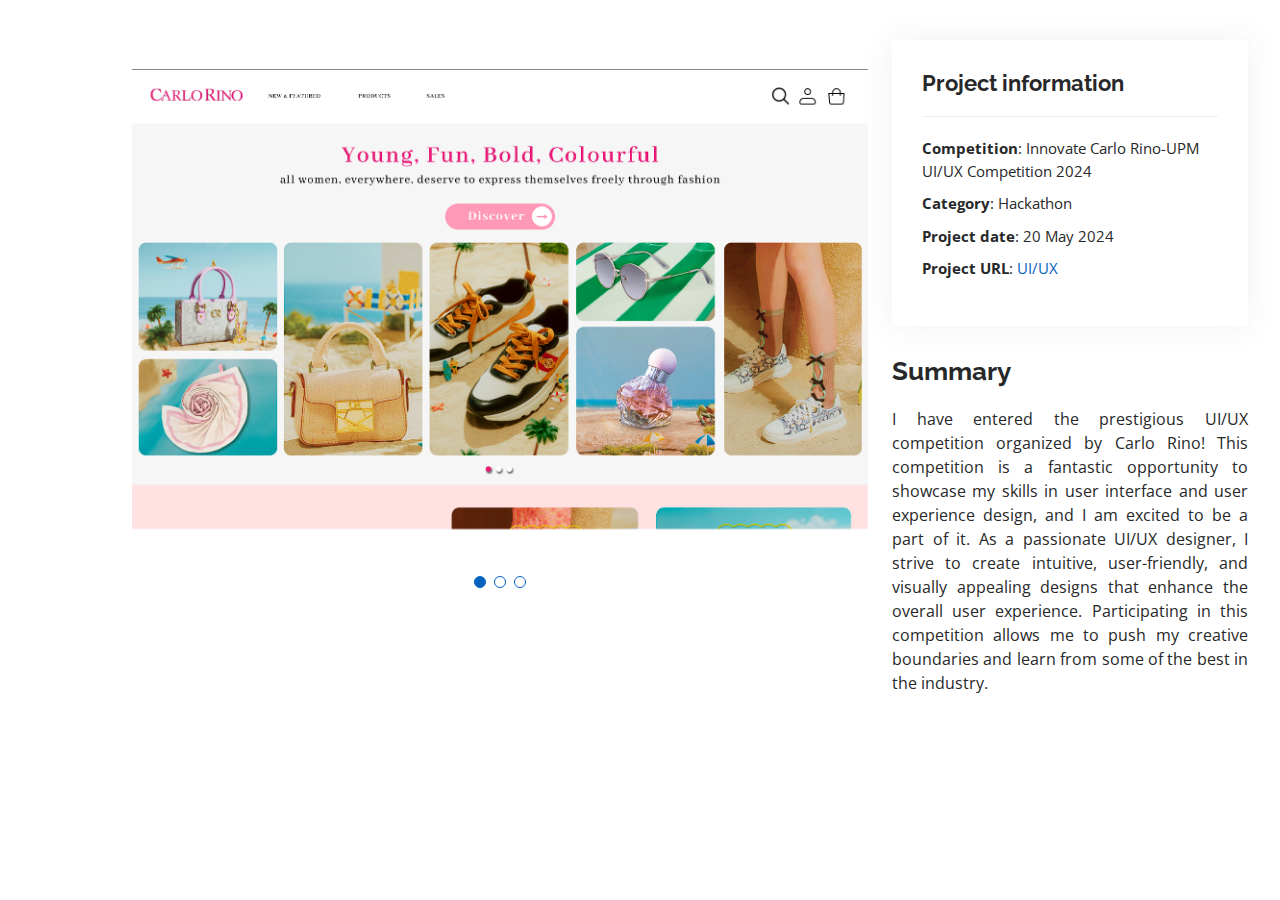
<file: portfolio-carlorino.html>
<!DOCTYPE html>
<html lang="en">

<head>
  <meta charset="utf-8">
  <meta content="width=device-width, initial-scale=1.0" name="viewport">

  <title>Portfolio Details - Personal Bootstrap Template</title>
  <meta content="" name="description">
  <meta content="" name="keywords">

  <!-- Favicons -->
  <link href="assets/img/favicon.png" rel="icon">
  <link href="assets/img/apple-touch-icon.png" rel="apple-touch-icon">

  <!-- Google Fonts -->
  <link href="https://fonts.googleapis.com/css?family=Open+Sans:300,300i,400,400i,600,600i,700,700i|Raleway:300,300i,400,400i,500,500i,600,600i,700,700i|Poppins:300,300i,400,400i,500,500i,600,600i,700,700i" rel="stylesheet">

  <!-- Vendor CSS Files -->
  <link href="assets/vendor/aos/aos.css" rel="stylesheet">
  <link href="assets/vendor/bootstrap/css/bootstrap.min.css" rel="stylesheet">
  <link href="assets/vendor/bootstrap-icons/bootstrap-icons.css" rel="stylesheet">
  <link href="assets/vendor/boxicons/css/boxicons.min.css" rel="stylesheet">
  <link href="assets/vendor/glightbox/css/glightbox.min.css" rel="stylesheet">
  <link href="assets/vendor/swiper/swiper-bundle.min.css" rel="stylesheet">

  <!-- Template Main CSS File -->
  <link href="assets/css/style.css" rel="stylesheet">

  <!-- =======================================================
  * Template Name: MyResume
  * Template URL: https://bootstrapmade.com/free-html-bootstrap-template-my-resume/
  * Updated: Mar 17 2024 with Bootstrap v5.3.3
  * Author: BootstrapMade.com
  * License: https://bootstrapmade.com/license/
  ======================================================== -->
</head>

<body>

  <main id="main">

    <!-- ======= Portfolio Details Section ======= -->
    <section id="portfolio-details" class="portfolio-details">
      <div class="container">

        <div class="row gy-4">

          <div class="col-lg-8">
            <div class="portfolio-details-slider swiper">
              <div class="swiper-wrapper align-items-center">

                <div class="swiper-slide">
                  <img src="assets/img/portfolio/carlorino-homepage.png" alt="">
                </div>

                <div class="swiper-slide">
                  <img src="assets/img/portfolio/carlorino-product.png" alt="">
                </div>

                <div class="swiper-slide">
                  <img src="assets/img/portfolio/carlorino-cart.png" alt="">
                </div>

              </div>
              <div class="swiper-pagination"></div>
            </div>
          </div>

          <div class="col-lg-4">
            <div class="portfolio-info">
              <h3>Project information</h3>
              <ul>
                <li><strong>Competition</strong>: Innovate Carlo Rino-UPM UI/UX Competition 2024</li>
                <li><strong>Category</strong>: Hackathon</li>
                <li><strong>Project date</strong>: 20 May 2024</li>
                <li><strong>Project URL</strong>: <a href="https://shorturl.at/mYabD">UI/UX</a></li>
              </ul>
            </div>
            <div class="portfolio-description">
              <h2>Summary</h2>
              <p style="text-align: justify;">
                I have entered the prestigious UI/UX competition organized by Carlo Rino! This competition is a fantastic opportunity to showcase my skills in user interface and user experience design, and I am excited to be a part of it. As a passionate UI/UX designer, I strive to create intuitive, user-friendly, and visually appealing designs that enhance the overall user experience. Participating in this competition allows me to push my creative boundaries and learn from some of the best in the industry.
              </p>
            </div>
          </div>

        </div>

      </div>
    </section><!-- End Portfolio Details Section -->

  </main><!-- End #main -->

  <div id="preloader"></div>
  <a href="#" class="back-to-top d-flex align-items-center justify-content-center"><i class="bi bi-arrow-up-short"></i></a>

  <!-- Vendor JS Files -->
  <script src="assets/vendor/purecounter/purecounter_vanilla.js"></script>
  <script src="assets/vendor/aos/aos.js"></script>
  <script src="assets/vendor/bootstrap/js/bootstrap.bundle.min.js"></script>
  <script src="assets/vendor/glightbox/js/glightbox.min.js"></script>
  <script src="assets/vendor/isotope-layout/isotope.pkgd.min.js"></script>
  <script src="assets/vendor/swiper/swiper-bundle.min.js"></script>
  <script src="assets/vendor/typed.js/typed.umd.js"></script>
  <script src="assets/vendor/waypoints/noframework.waypoints.js"></script>
  <script src="assets/vendor/php-email-form/validate.js"></script>

  <!-- Template Main JS File -->
  <script src="assets/js/main.js"></script>

</body>

</html>
</file>
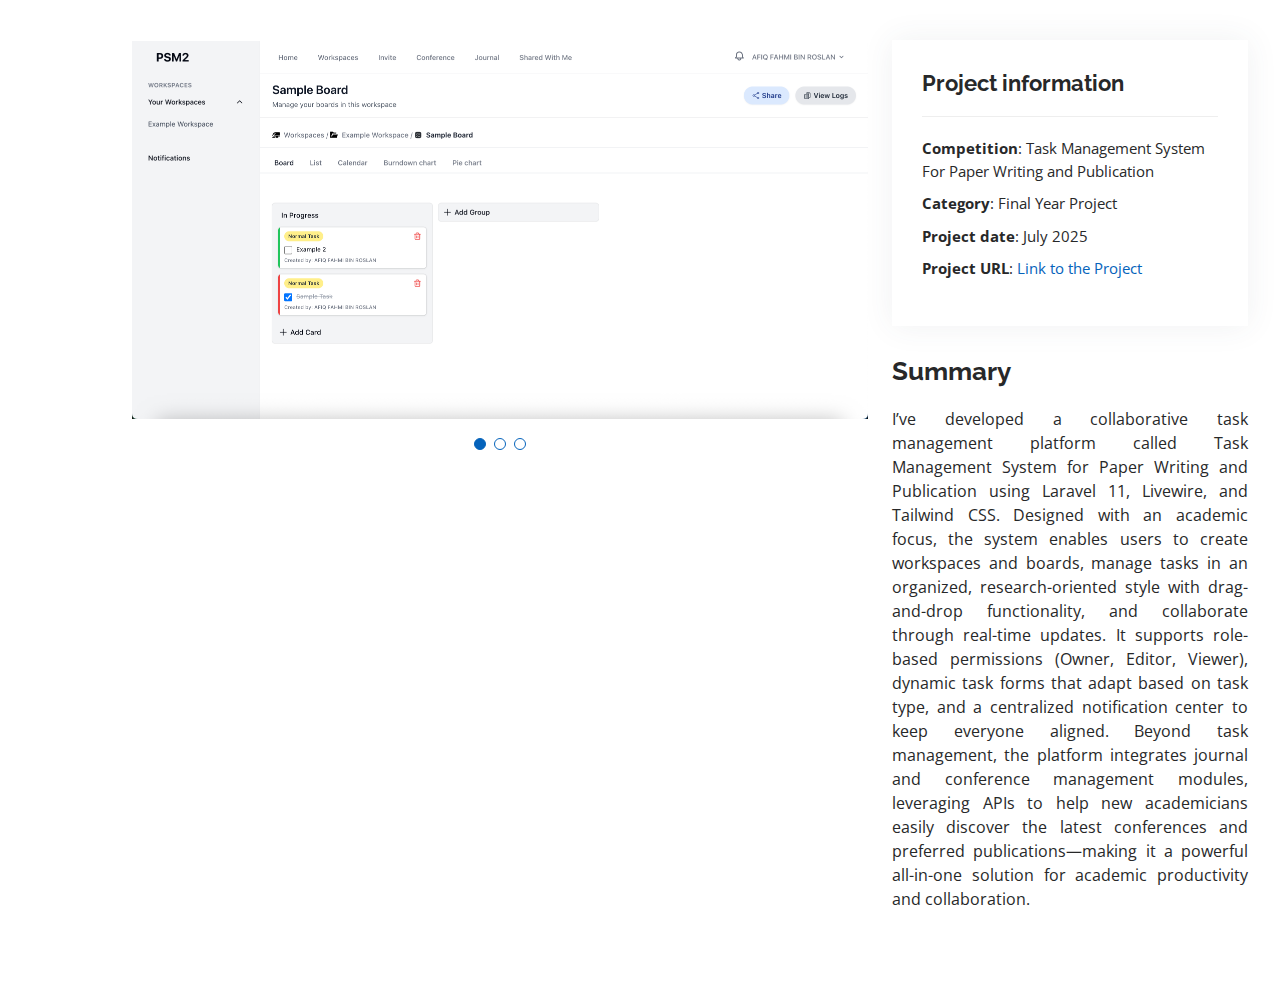
<file: portfolio-fyp.html>
<!DOCTYPE html>
<html lang="en">

<head>
  <meta charset="utf-8">
  <meta content="width=device-width, initial-scale=1.0" name="viewport">

  <title>Portfolio Details - Personal Bootstrap Template</title>
  <meta content="" name="description">
  <meta content="" name="keywords">

  <!-- Favicons -->
  <link href="assets/img/favicon.png" rel="icon">
  <link href="assets/img/apple-touch-icon.png" rel="apple-touch-icon">

  <!-- Google Fonts -->
  <link href="https://fonts.googleapis.com/css?family=Open+Sans:300,300i,400,400i,600,600i,700,700i|Raleway:300,300i,400,400i,500,500i,600,600i,700,700i|Poppins:300,300i,400,400i,500,500i,600,600i,700,700i" rel="stylesheet">

  <!-- Vendor CSS Files -->
  <link href="assets/vendor/aos/aos.css" rel="stylesheet">
  <link href="assets/vendor/bootstrap/css/bootstrap.min.css" rel="stylesheet">
  <link href="assets/vendor/bootstrap-icons/bootstrap-icons.css" rel="stylesheet">
  <link href="assets/vendor/boxicons/css/boxicons.min.css" rel="stylesheet">
  <link href="assets/vendor/glightbox/css/glightbox.min.css" rel="stylesheet">
  <link href="assets/vendor/swiper/swiper-bundle.min.css" rel="stylesheet">

  <!-- Template Main CSS File -->
  <link href="assets/css/style.css" rel="stylesheet">

  <!-- =======================================================
  * Template Name: MyResume
  * Template URL: https://bootstrapmade.com/free-html-bootstrap-template-my-resume/
  * Updated: Mar 17 2024 with Bootstrap v5.3.3
  * Author: BootstrapMade.com
  * License: https://bootstrapmade.com/license/
  ======================================================== -->
</head>

<body>

  <main id="main">

    <!-- ======= Portfolio Details Section ======= -->
    <section id="portfolio-details" class="portfolio-details">
      <div class="container">

        <div class="row gy-4">

          <div class="col-lg-8">
            <div class="portfolio-details-slider swiper">
              <div class="swiper-wrapper align-items-center">

                <div class="swiper-slide">
                  <img src="assets/img/portfolio/fyp-1.png" alt="">
                </div>

                <div class="swiper-slide">
                  <img src="assets/img/portfolio/fyp-2.png" alt="">
                </div>

                <div class="swiper-slide">
                  <img src="assets/img/portfolio/fyp-3.png" alt="">
                </div>

              </div>
              <div class="swiper-pagination"></div>
            </div>
          </div>

          <div class="col-lg-4">
            <div class="portfolio-info">
              <h3>Project information</h3>
              <ul>
                <li><strong>Competition</strong>: Task Management System For Paper Writing and Publication</li>
                <li><strong>Category</strong>: Final Year Project </li>
                <li><strong>Project date</strong>: July 2025</li>
                <li><strong>Project URL</strong>: <a href="https://honeydew-cormorant-785511.hostingersite.com/">Link to the Project</a></li>
              </ul>
            </div>
            <div class="portfolio-description">
              <h2>Summary</h2>
              <p style="text-align: justify;">
                I’ve developed a collaborative task management platform called Task Management System for Paper Writing and Publication using Laravel 11, Livewire, and Tailwind CSS. Designed with an academic focus, the system enables users to create workspaces and boards, manage tasks in an organized, research-oriented style with drag-and-drop functionality, and collaborate through real-time updates. It supports role-based permissions (Owner, Editor, Viewer), dynamic task forms that adapt based on task type, and a centralized notification center to keep everyone aligned. Beyond task management, the platform integrates journal and conference management modules, leveraging APIs to help new academicians easily discover the latest conferences and preferred publications—making it a powerful all-in-one solution for academic productivity and collaboration.
              </p>
            </div>
          </div>

        </div>

      </div>
    </section><!-- End Portfolio Details Section -->

  </main><!-- End #main -->

  <div id="preloader"></div>
  <a href="#" class="back-to-top d-flex align-items-center justify-content-center"><i class="bi bi-arrow-up-short"></i></a>

  <!-- Vendor JS Files -->
  <script src="assets/vendor/purecounter/purecounter_vanilla.js"></script>
  <script src="assets/vendor/aos/aos.js"></script>
  <script src="assets/vendor/bootstrap/js/bootstrap.bundle.min.js"></script>
  <script src="assets/vendor/glightbox/js/glightbox.min.js"></script>
  <script src="assets/vendor/isotope-layout/isotope.pkgd.min.js"></script>
  <script src="assets/vendor/swiper/swiper-bundle.min.js"></script>
  <script src="assets/vendor/typed.js/typed.umd.js"></script>
  <script src="assets/vendor/waypoints/noframework.waypoints.js"></script>
  <script src="assets/vendor/php-email-form/validate.js"></script>

  <!-- Template Main JS File -->
  <script src="assets/js/main.js"></script>

</body>

</html>
</file>
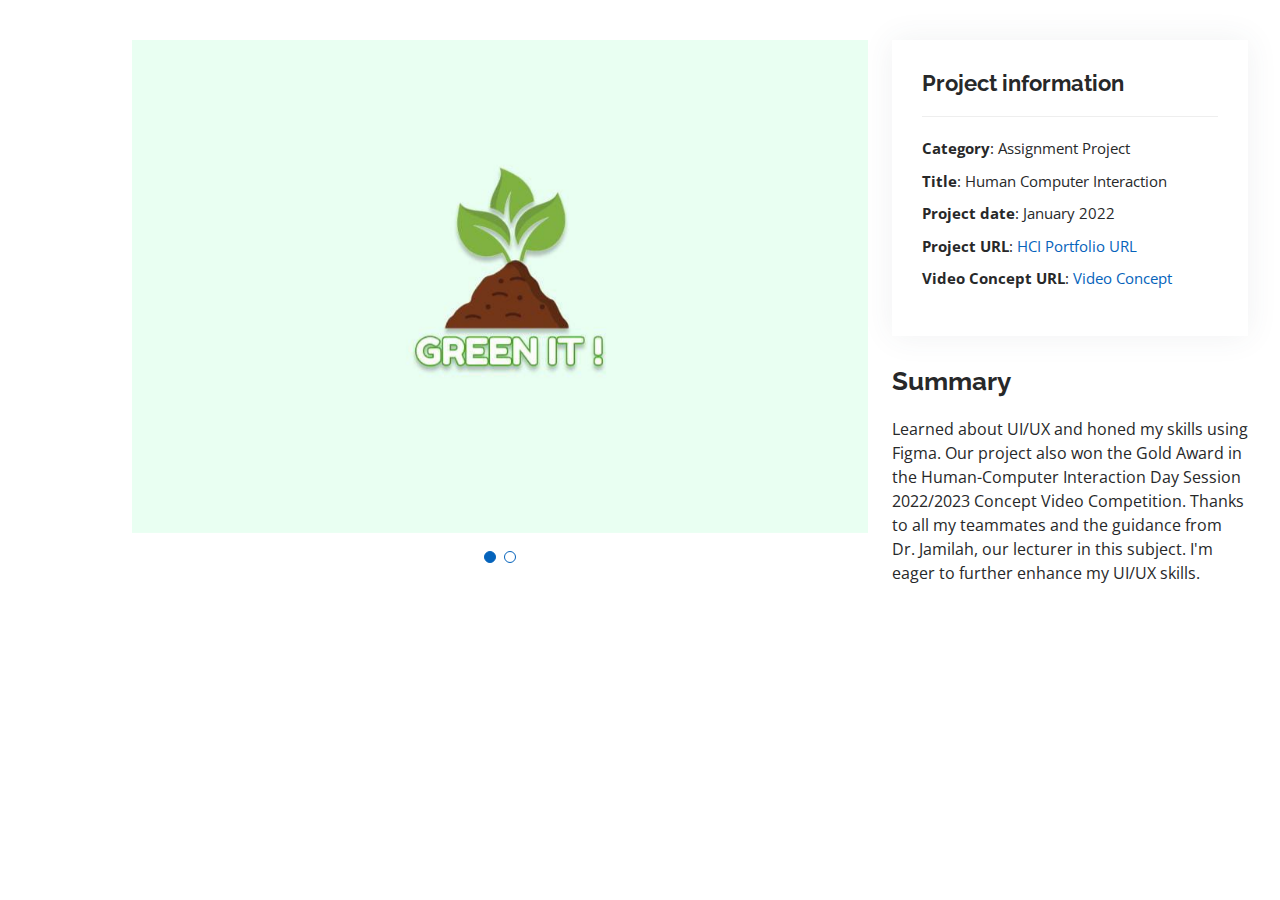
<file: portfolio-hci.html>
<!DOCTYPE html>
<html lang="en">

<head>
  <meta charset="utf-8">
  <meta content="width=device-width, initial-scale=1.0" name="viewport">

  <title>Portfolio Details - Personal Bootstrap Template</title>
  <meta content="" name="description">
  <meta content="" name="keywords">

  <!-- Favicons -->
  <link href="assets/img/favicon.png" rel="icon">
  <link href="assets/img/apple-touch-icon.png" rel="apple-touch-icon">

  <!-- Google Fonts -->
  <link href="https://fonts.googleapis.com/css?family=Open+Sans:300,300i,400,400i,600,600i,700,700i|Raleway:300,300i,400,400i,500,500i,600,600i,700,700i|Poppins:300,300i,400,400i,500,500i,600,600i,700,700i" rel="stylesheet">

  <!-- Vendor CSS Files -->
  <link href="assets/vendor/aos/aos.css" rel="stylesheet">
  <link href="assets/vendor/bootstrap/css/bootstrap.min.css" rel="stylesheet">
  <link href="assets/vendor/bootstrap-icons/bootstrap-icons.css" rel="stylesheet">
  <link href="assets/vendor/boxicons/css/boxicons.min.css" rel="stylesheet">
  <link href="assets/vendor/glightbox/css/glightbox.min.css" rel="stylesheet">
  <link href="assets/vendor/swiper/swiper-bundle.min.css" rel="stylesheet">

  <!-- Template Main CSS File -->
  <link href="assets/css/style.css" rel="stylesheet">

  <!-- =======================================================
  * Template Name: MyResume
  * Template URL: https://bootstrapmade.com/free-html-bootstrap-template-my-resume/
  * Updated: Mar 17 2024 with Bootstrap v5.3.3
  * Author: BootstrapMade.com
  * License: https://bootstrapmade.com/license/
  ======================================================== -->
</head>

<body>

  <main id="main">

    <!-- ======= Portfolio Details Section ======= -->
    <section id="portfolio-details" class="portfolio-details">
      <div class="container">

        <div class="row gy-4">

          <div class="col-lg-8">
            <div class="portfolio-details-slider swiper">
              <div class="swiper-wrapper align-items-center">

                <div class="swiper-slide">
                  <img src="assets/img/portfolio/hci-2.jpg" alt="">
                </div>

                <div class="swiper-slide">
                  <img src="assets/img/portfolio/hci-3.jpg" alt="">
                </div>
                

              </div>
              <div class="swiper-pagination"></div>
            </div>
          </div>

          <div class="col-lg-4">
            <div class="portfolio-info">
              <h3>Project information</h3>
              <ul>
                <li><strong>Category</strong>: Assignment Project</li>
                <li><strong>Title</strong>: Human Computer Interaction</li>
                <li><strong>Project date</strong>: January 2022</li>
                <li><strong>Project URL</strong>: <a href="https://najwanhazim.wixsite.com/power-rangers-hci">HCI Portfolio URL</a></li>
                <li><strong>Video Concept URL</strong>: <a href="https://youtu.be/9gR-PoiyqiA">Video Concept</a></li>
              </ul>
            </div>
            <div class="portfolio-description">
              <h2>Summary</h2>
              <p>
                Learned about UI/UX and honed my skills using Figma. Our project also won the Gold Award in the Human-Computer Interaction Day Session 2022/2023 Concept Video Competition. Thanks to all my teammates and the guidance from Dr. Jamilah, our lecturer in this subject. I'm eager to further enhance my UI/UX skills.
              </p>
            </div>
          </div>

        </div>

      </div>
    </section><!-- End Portfolio Details Section -->

  </main><!-- End #main -->

  <div id="preloader"></div>
  <a href="#" class="back-to-top d-flex align-items-center justify-content-center"><i class="bi bi-arrow-up-short"></i></a>

  <!-- Vendor JS Files -->
  <script src="assets/vendor/purecounter/purecounter_vanilla.js"></script>
  <script src="assets/vendor/aos/aos.js"></script>
  <script src="assets/vendor/bootstrap/js/bootstrap.bundle.min.js"></script>
  <script src="assets/vendor/glightbox/js/glightbox.min.js"></script>
  <script src="assets/vendor/isotope-layout/isotope.pkgd.min.js"></script>
  <script src="assets/vendor/swiper/swiper-bundle.min.js"></script>
  <script src="assets/vendor/typed.js/typed.umd.js"></script>
  <script src="assets/vendor/waypoints/noframework.waypoints.js"></script>
  <script src="assets/vendor/php-email-form/validate.js"></script>

  <!-- Template Main JS File -->
  <script src="assets/js/main.js"></script>

</body>

</html>
</file>
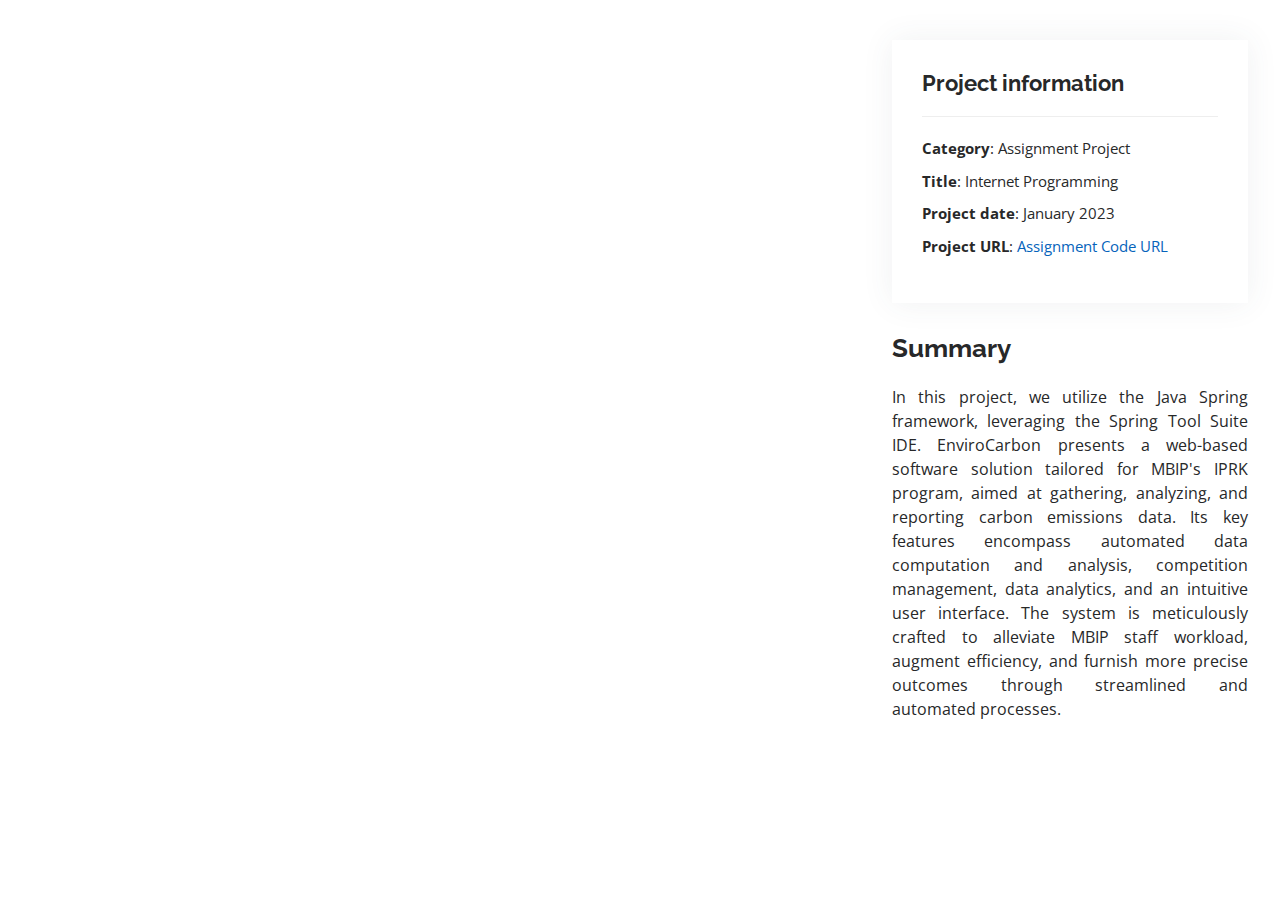
<file: portfolio-ip.html>
<!DOCTYPE html>
<html lang="en">

<head>
  <meta charset="utf-8">
  <meta content="width=device-width, initial-scale=1.0" name="viewport">

  <title>Portfolio Details - Personal Bootstrap Template</title>
  <meta content="" name="description">
  <meta content="" name="keywords">

  <!-- Favicons -->
  <link href="assets/img/favicon.png" rel="icon">
  <link href="assets/img/apple-touch-icon.png" rel="apple-touch-icon">

  <!-- Google Fonts -->
  <link href="https://fonts.googleapis.com/css?family=Open+Sans:300,300i,400,400i,600,600i,700,700i|Raleway:300,300i,400,400i,500,500i,600,600i,700,700i|Poppins:300,300i,400,400i,500,500i,600,600i,700,700i" rel="stylesheet">

  <!-- Vendor CSS Files -->
  <link href="assets/vendor/aos/aos.css" rel="stylesheet">
  <link href="assets/vendor/bootstrap/css/bootstrap.min.css" rel="stylesheet">
  <link href="assets/vendor/bootstrap-icons/bootstrap-icons.css" rel="stylesheet">
  <link href="assets/vendor/boxicons/css/boxicons.min.css" rel="stylesheet">
  <link href="assets/vendor/glightbox/css/glightbox.min.css" rel="stylesheet">
  <link href="assets/vendor/swiper/swiper-bundle.min.css" rel="stylesheet">

  <!-- Template Main CSS File -->
  <link href="assets/css/style.css" rel="stylesheet">

  <!-- =======================================================
  * Template Name: MyResume
  * Template URL: https://bootstrapmade.com/free-html-bootstrap-template-my-resume/
  * Updated: Mar 17 2024 with Bootstrap v5.3.3
  * Author: BootstrapMade.com
  * License: https://bootstrapmade.com/license/
  ======================================================== -->
</head>

<body>

  <main id="main">

    <!-- ======= Portfolio Details Section ======= -->
    <section id="portfolio-details" class="portfolio-details">
      <div class="container">

        <div class="row gy-4">

          <div class="col-lg-8">
            <div class="portfolio-details-slider swiper">
              <div class="swiper-wrapper align-items-center">

                <!-- <div class="swiper-slide">
                  <img src="assets/img/portfolio/hci-2.jpg" alt="">
                </div>

                <div class="swiper-slide">
                  <img src="assets/img/portfolio/usm-2.jpg" alt="">
                </div>

                <div class="swiper-slide">
                  <img src="assets/img/portfolio/usm-3.jpg" alt="">
                </div> -->

              </div>
              <div class="swiper-pagination"></div>
            </div>
          </div>

          <div class="col-lg-4">
            <div class="portfolio-info">
              <h3>Project information</h3>
              <ul>
                <li><strong>Category</strong>: Assignment Project</li>
                <li><strong>Title</strong>: Internet Programming</li>
                <li><strong>Project date</strong>: January 2023</li>
                <li><strong>Project URL</strong>: <a href="https://github.com/AimanHaikall/Envirocarbon">Assignment Code URL</a></li>
              </ul>
            </div>
            <div class="portfolio-description">
              <h2>Summary</h2>
              <p style="text-align: justify;">
                
In this project, we utilize the Java Spring framework, leveraging the Spring Tool Suite IDE. EnviroCarbon presents a web-based software solution tailored for MBIP's IPRK program, aimed at gathering, analyzing, and reporting carbon emissions data. Its key features encompass automated data computation and analysis, competition management, data analytics, and an intuitive user interface. The system is meticulously crafted to alleviate MBIP staff workload, augment efficiency, and furnish more precise outcomes through streamlined and automated processes.
              </p>
            </div>
          </div>

        </div>

      </div>
    </section><!-- End Portfolio Details Section -->

  </main><!-- End #main -->

  <div id="preloader"></div>
  <a href="#" class="back-to-top d-flex align-items-center justify-content-center"><i class="bi bi-arrow-up-short"></i></a>

  <!-- Vendor JS Files -->
  <script src="assets/vendor/purecounter/purecounter_vanilla.js"></script>
  <script src="assets/vendor/aos/aos.js"></script>
  <script src="assets/vendor/bootstrap/js/bootstrap.bundle.min.js"></script>
  <script src="assets/vendor/glightbox/js/glightbox.min.js"></script>
  <script src="assets/vendor/isotope-layout/isotope.pkgd.min.js"></script>
  <script src="assets/vendor/swiper/swiper-bundle.min.js"></script>
  <script src="assets/vendor/typed.js/typed.umd.js"></script>
  <script src="assets/vendor/waypoints/noframework.waypoints.js"></script>
  <script src="assets/vendor/php-email-form/validate.js"></script>

  <!-- Template Main JS File -->
  <script src="assets/js/main.js"></script>

</body>

</html>
</file>
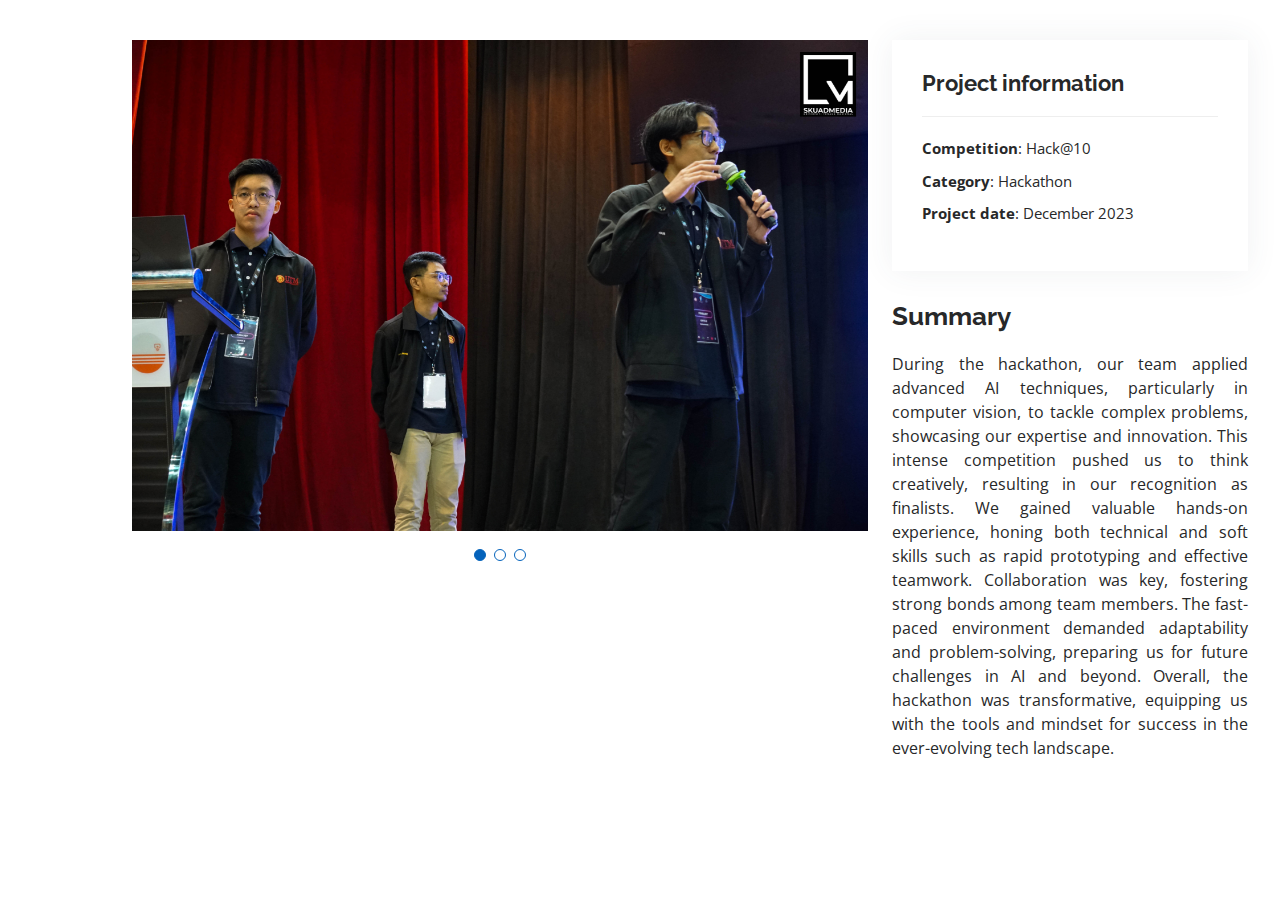
<file: portfolio-three.html>
<!DOCTYPE html>
<html lang="en">

<head>
  <meta charset="utf-8">
  <meta content="width=device-width, initial-scale=1.0" name="viewport">

  <title>Portfolio Details - Personal Bootstrap Template</title>
  <meta content="" name="description">
  <meta content="" name="keywords">

  <!-- Favicons -->
  <link href="assets/img/favicon.png" rel="icon">
  <link href="assets/img/apple-touch-icon.png" rel="apple-touch-icon">

  <!-- Google Fonts -->
  <link href="https://fonts.googleapis.com/css?family=Open+Sans:300,300i,400,400i,600,600i,700,700i|Raleway:300,300i,400,400i,500,500i,600,600i,700,700i|Poppins:300,300i,400,400i,500,500i,600,600i,700,700i" rel="stylesheet">

  <!-- Vendor CSS Files -->
  <link href="assets/vendor/aos/aos.css" rel="stylesheet">
  <link href="assets/vendor/bootstrap/css/bootstrap.min.css" rel="stylesheet">
  <link href="assets/vendor/bootstrap-icons/bootstrap-icons.css" rel="stylesheet">
  <link href="assets/vendor/boxicons/css/boxicons.min.css" rel="stylesheet">
  <link href="assets/vendor/glightbox/css/glightbox.min.css" rel="stylesheet">
  <link href="assets/vendor/swiper/swiper-bundle.min.css" rel="stylesheet">

  <!-- Template Main CSS File -->
  <link href="assets/css/style.css" rel="stylesheet">

  <!-- =======================================================
  * Template Name: MyResume
  * Template URL: https://bootstrapmade.com/free-html-bootstrap-template-my-resume/
  * Updated: Mar 17 2024 with Bootstrap v5.3.3
  * Author: BootstrapMade.com
  * License: https://bootstrapmade.com/license/
  ======================================================== -->
</head>

<body>

  <main id="main">

    <!-- ======= Portfolio Details Section ======= -->
    <section id="portfolio-details" class="portfolio-details">
      <div class="container">

        <div class="row gy-4">

          <div class="col-lg-8">
            <div class="portfolio-details-slider swiper">
              <div class="swiper-wrapper align-items-center">

                <div class="swiper-slide">
                  <img src="assets/img/portfolio/uniten-1.jpg" alt="">
                </div>

                <div class="swiper-slide">
                  <img src="assets/img/portfolio/uniten-2.jpg" alt="">
                </div>

                <div class="swiper-slide">
                  <img src="assets/img/portfolio/uniten-3.jpg" alt="">
                </div>

              </div>
              <div class="swiper-pagination"></div>
            </div>
          </div>

          <div class="col-lg-4">
            <div class="portfolio-info">
              <h3>Project information</h3>
              <ul>
                <li><strong>Competition</strong>: Hack@10</li>
                <li><strong>Category</strong>: Hackathon</li>
                <li><strong>Project date</strong>: December 2023</li>
                <!-- <li><strong>Project URL</strong>: <a href="https://terapi.vercel.app/">terapi.vercel.app</a></li> -->
              </ul>
            </div>
            <div class="portfolio-description">
              <h2>Summary</h2>
              <p style="text-align: justify;">
                During the hackathon, our team applied advanced AI techniques, particularly in computer vision, to tackle complex problems, showcasing our expertise and innovation. This intense competition pushed us to think creatively, resulting in our recognition as finalists. We gained valuable hands-on experience, honing both technical and soft skills such as rapid prototyping and effective teamwork. Collaboration was key, fostering strong bonds among team members. The fast-paced environment demanded adaptability and problem-solving, preparing us for future challenges in AI and beyond. Overall, the hackathon was transformative, equipping us with the tools and mindset for success in the ever-evolving tech landscape.
              </p>
            </div>
          </div>

        </div>

      </div>
    </section><!-- End Portfolio Details Section -->

  </main><!-- End #main -->

  <div id="preloader"></div>
  <a href="#" class="back-to-top d-flex align-items-center justify-content-center"><i class="bi bi-arrow-up-short"></i></a>

  <!-- Vendor JS Files -->
  <script src="assets/vendor/purecounter/purecounter_vanilla.js"></script>
  <script src="assets/vendor/aos/aos.js"></script>
  <script src="assets/vendor/bootstrap/js/bootstrap.bundle.min.js"></script>
  <script src="assets/vendor/glightbox/js/glightbox.min.js"></script>
  <script src="assets/vendor/isotope-layout/isotope.pkgd.min.js"></script>
  <script src="assets/vendor/swiper/swiper-bundle.min.js"></script>
  <script src="assets/vendor/typed.js/typed.umd.js"></script>
  <script src="assets/vendor/waypoints/noframework.waypoints.js"></script>
  <script src="assets/vendor/php-email-form/validate.js"></script>

  <!-- Template Main JS File -->
  <script src="assets/js/main.js"></script>

</body>

</html>
</file>
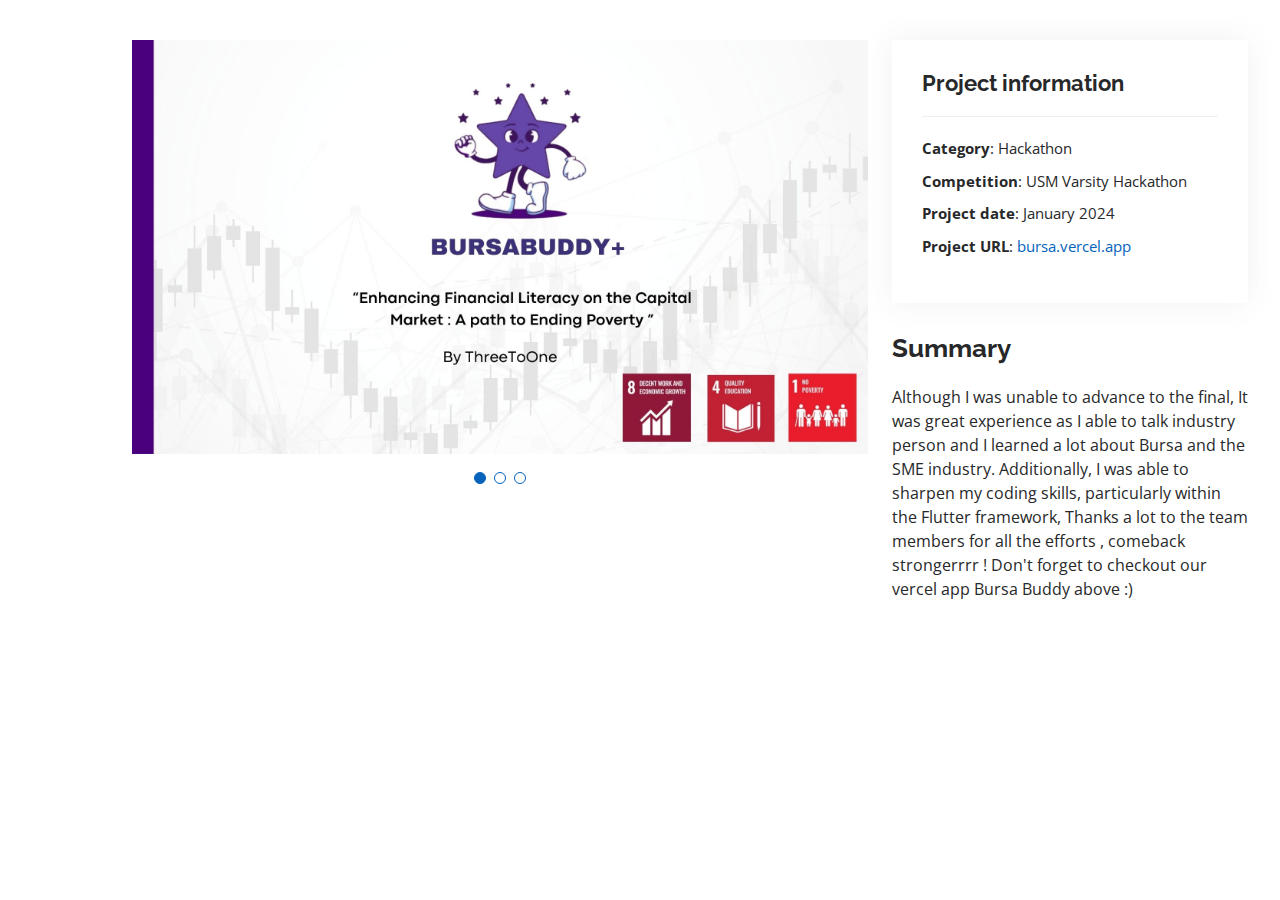
<file: portfolio-two.html>
<!DOCTYPE html>
<html lang="en">

<head>
  <meta charset="utf-8">
  <meta content="width=device-width, initial-scale=1.0" name="viewport">

  <title>Portfolio Details - Personal Bootstrap Template</title>
  <meta content="" name="description">
  <meta content="" name="keywords">

  <!-- Favicons -->
  <link href="assets/img/favicon.png" rel="icon">
  <link href="assets/img/apple-touch-icon.png" rel="apple-touch-icon">

  <!-- Google Fonts -->
  <link href="https://fonts.googleapis.com/css?family=Open+Sans:300,300i,400,400i,600,600i,700,700i|Raleway:300,300i,400,400i,500,500i,600,600i,700,700i|Poppins:300,300i,400,400i,500,500i,600,600i,700,700i" rel="stylesheet">

  <!-- Vendor CSS Files -->
  <link href="assets/vendor/aos/aos.css" rel="stylesheet">
  <link href="assets/vendor/bootstrap/css/bootstrap.min.css" rel="stylesheet">
  <link href="assets/vendor/bootstrap-icons/bootstrap-icons.css" rel="stylesheet">
  <link href="assets/vendor/boxicons/css/boxicons.min.css" rel="stylesheet">
  <link href="assets/vendor/glightbox/css/glightbox.min.css" rel="stylesheet">
  <link href="assets/vendor/swiper/swiper-bundle.min.css" rel="stylesheet">

  <!-- Template Main CSS File -->
  <link href="assets/css/style.css" rel="stylesheet">

  <!-- =======================================================
  * Template Name: MyResume
  * Template URL: https://bootstrapmade.com/free-html-bootstrap-template-my-resume/
  * Updated: Mar 17 2024 with Bootstrap v5.3.3
  * Author: BootstrapMade.com
  * License: https://bootstrapmade.com/license/
  ======================================================== -->
</head>

<body>

  <main id="main">

    <!-- ======= Portfolio Details Section ======= -->
    <section id="portfolio-details" class="portfolio-details">
      <div class="container">

        <div class="row gy-4">

          <div class="col-lg-8">
            <div class="portfolio-details-slider swiper">
              <div class="swiper-wrapper align-items-center">

                <div class="swiper-slide">
                  <img src="assets/img/portfolio/usm-1.jpg" alt="">
                </div>

                <div class="swiper-slide">
                  <img src="assets/img/portfolio/usm-2.jpg" alt="">
                </div>

                <div class="swiper-slide">
                  <img src="assets/img/portfolio/usm-3.jpg" alt="">
                </div>

              </div>
              <div class="swiper-pagination"></div>
            </div>
          </div>

          <div class="col-lg-4">
            <div class="portfolio-info">
              <h3>Project information</h3>
              <ul>
                <li><strong>Category</strong>: Hackathon</li>
                <li><strong>Competition</strong>: USM Varsity Hackathon</li>
                <li><strong>Project date</strong>: January 2024</li>
                <li><strong>Project URL</strong>: <a href="https://bursa-buddy-plus.vercel.app/">bursa.vercel.app</a></li>
              </ul>
            </div>
            <div class="portfolio-description">
              <h2>Summary</h2>
              <p>
                Although I was unable to advance to the final, It was great experience as I able to talk industry person and I learned a lot about Bursa and the SME industry. Additionally, I was able to sharpen my coding skills, particularly within the Flutter framework, Thanks a lot to the team members for all the efforts , comeback strongerrrr ! Don't forget to checkout our vercel app Bursa Buddy above :)
              </p>
            </div>
          </div>

        </div>

      </div>
    </section><!-- End Portfolio Details Section -->

  </main><!-- End #main -->

  <div id="preloader"></div>
  <a href="#" class="back-to-top d-flex align-items-center justify-content-center"><i class="bi bi-arrow-up-short"></i></a>

  <!-- Vendor JS Files -->
  <script src="assets/vendor/purecounter/purecounter_vanilla.js"></script>
  <script src="assets/vendor/aos/aos.js"></script>
  <script src="assets/vendor/bootstrap/js/bootstrap.bundle.min.js"></script>
  <script src="assets/vendor/glightbox/js/glightbox.min.js"></script>
  <script src="assets/vendor/isotope-layout/isotope.pkgd.min.js"></script>
  <script src="assets/vendor/swiper/swiper-bundle.min.js"></script>
  <script src="assets/vendor/typed.js/typed.umd.js"></script>
  <script src="assets/vendor/waypoints/noframework.waypoints.js"></script>
  <script src="assets/vendor/php-email-form/validate.js"></script>

  <!-- Template Main JS File -->
  <script src="assets/js/main.js"></script>

</body>

</html>
</file>
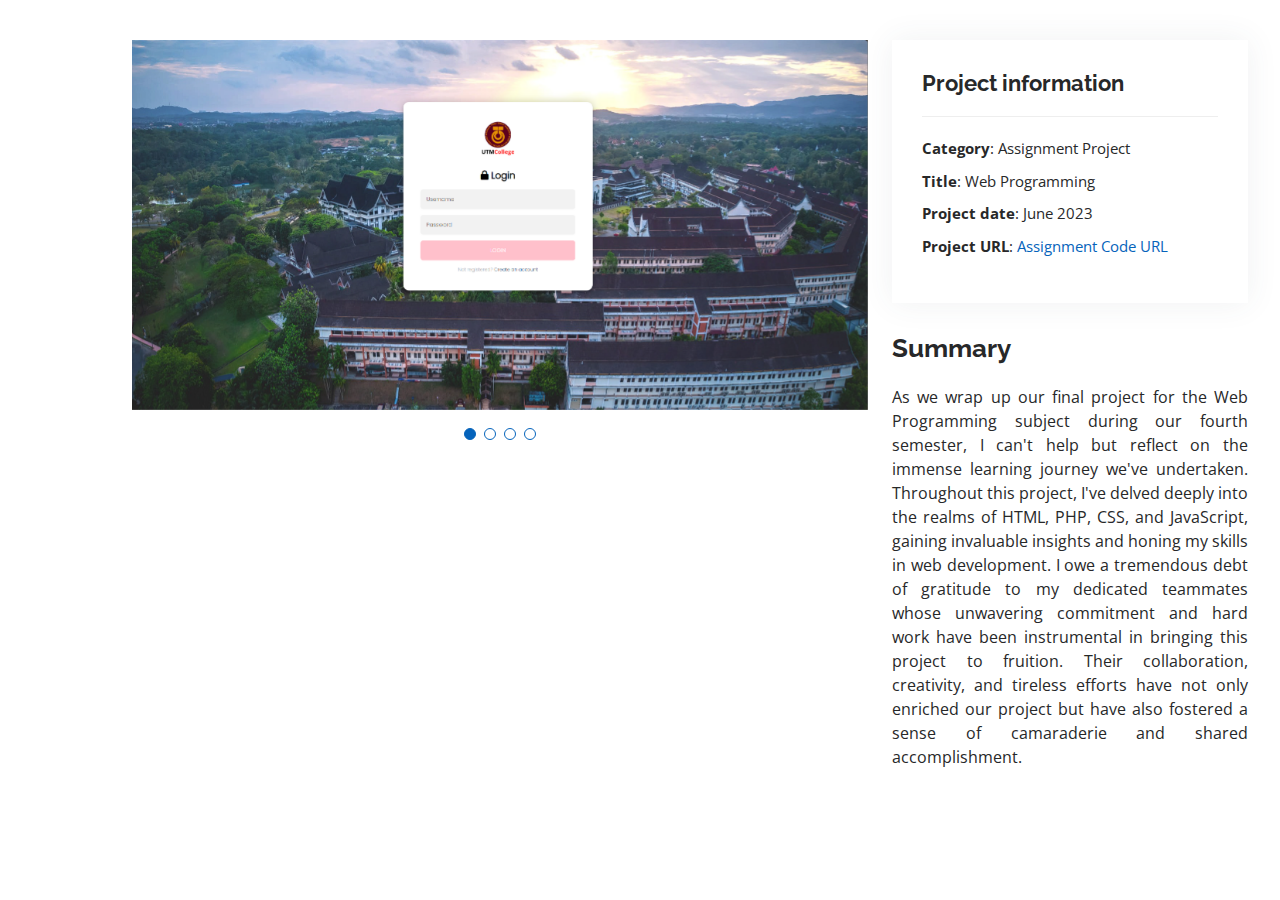
<file: portfolio-webprog.html>
<!DOCTYPE html>
<html lang="en">

<head>
  <meta charset="utf-8">
  <meta content="width=device-width, initial-scale=1.0" name="viewport">

  <title>Portfolio Details - Personal Bootstrap Template</title>
  <meta content="" name="description">
  <meta content="" name="keywords">

  <!-- Favicons -->
  <link href="assets/img/favicon.png" rel="icon">
  <link href="assets/img/apple-touch-icon.png" rel="apple-touch-icon">

  <!-- Google Fonts -->
  <link href="https://fonts.googleapis.com/css?family=Open+Sans:300,300i,400,400i,600,600i,700,700i|Raleway:300,300i,400,400i,500,500i,600,600i,700,700i|Poppins:300,300i,400,400i,500,500i,600,600i,700,700i" rel="stylesheet">

  <!-- Vendor CSS Files -->
  <link href="assets/vendor/aos/aos.css" rel="stylesheet">
  <link href="assets/vendor/bootstrap/css/bootstrap.min.css" rel="stylesheet">
  <link href="assets/vendor/bootstrap-icons/bootstrap-icons.css" rel="stylesheet">
  <link href="assets/vendor/boxicons/css/boxicons.min.css" rel="stylesheet">
  <link href="assets/vendor/glightbox/css/glightbox.min.css" rel="stylesheet">
  <link href="assets/vendor/swiper/swiper-bundle.min.css" rel="stylesheet">

  <!-- Template Main CSS File -->
  <link href="assets/css/style.css" rel="stylesheet">

  <!-- =======================================================
  * Template Name: MyResume
  * Template URL: https://bootstrapmade.com/free-html-bootstrap-template-my-resume/
  * Updated: Mar 17 2024 with Bootstrap v5.3.3
  * Author: BootstrapMade.com
  * License: https://bootstrapmade.com/license/
  ======================================================== -->
</head>

<body>

  <main id="main">

    <!-- ======= Portfolio Details Section ======= -->
    <section id="portfolio-details" class="portfolio-details">
      <div class="container">

        <div class="row gy-4">

          <div class="col-lg-8">
            <div class="portfolio-details-slider swiper">
              <div class="swiper-wrapper align-items-center">

                <div class="swiper-slide">
                  <img src="assets/img/portfolio/utm-college-login.png" alt="">
                </div>
                <div class="swiper-slide">
                  <img src="assets/img/portfolio/utm-college-homepage.png" alt="">
                </div>
                <div class="swiper-slide">
                  <img src="assets/img/portfolio/utm-college-booking.png" alt="">
                </div>
                <div class="swiper-slide">
                  <img src="assets/img/portfolio/webprog.jpg" alt="">
                </div>
                

                

              </div>
              <div class="swiper-pagination"></div>
            </div>
          </div>

          <div class="col-lg-4">
            <div class="portfolio-info">
              <h3>Project information</h3>
              <ul>
                <li><strong>Category</strong>: Assignment Project</li>
                <li><strong>Title</strong>: Web Programming</li>
                <li><strong>Project date</strong>: June 2023</li>
                <li><strong>Project URL</strong>: <a href="https://github.com/taufiqqq/Project-Student-College-Booking">Assignment Code URL</a></li>
              </ul>
            </div>
            <div class="portfolio-description">
              <h2>Summary</h2>
              <p style="text-align: justify;">
                As we wrap up our final project for the Web Programming subject during our fourth semester, I can't help but reflect on the immense learning journey we've undertaken. Throughout this project, I've delved deeply into the realms of HTML, PHP, CSS, and JavaScript, gaining invaluable insights and honing my skills in web development.

                I owe a tremendous debt of gratitude to my dedicated teammates whose unwavering commitment and hard work have been instrumental in bringing this project to fruition. Their collaboration, creativity, and tireless efforts have not only enriched our project but have also fostered a sense of camaraderie and shared accomplishment.
              </p>
            </div>
          </div>

        </div>

      </div>
    </section><!-- End Portfolio Details Section -->

  </main><!-- End #main -->

  <div id="preloader"></div>
  <a href="#" class="back-to-top d-flex align-items-center justify-content-center"><i class="bi bi-arrow-up-short"></i></a>

  <!-- Vendor JS Files -->
  <script src="assets/vendor/purecounter/purecounter_vanilla.js"></script>
  <script src="assets/vendor/aos/aos.js"></script>
  <script src="assets/vendor/bootstrap/js/bootstrap.bundle.min.js"></script>
  <script src="assets/vendor/glightbox/js/glightbox.min.js"></script>
  <script src="assets/vendor/isotope-layout/isotope.pkgd.min.js"></script>
  <script src="assets/vendor/swiper/swiper-bundle.min.js"></script>
  <script src="assets/vendor/typed.js/typed.umd.js"></script>
  <script src="assets/vendor/waypoints/noframework.waypoints.js"></script>
  <script src="assets/vendor/php-email-form/validate.js"></script>

  <!-- Template Main JS File -->
  <script src="assets/js/main.js"></script>

</body>

</html>
</file>
<file: assets/css/style.css>
/**
* Template Name: MyResume
* Template URL: https://bootstrapmade.com/free-html-bootstrap-template-my-resume/
* Updated: Mar 17 2024 with Bootstrap v5.3.3
* Author: BootstrapMade.com
* License: https://bootstrapmade.com/license/
*/

/*--------------------------------------------------------------
# General
--------------------------------------------------------------*/
body {
  font-family: "Open Sans", sans-serif;
  color: #272829;
}

a {
  color: #0563bb;
  text-decoration: none;
}

a:hover {
  color: #067ded;
  text-decoration: none;
}

h1,
h2,
h3,
h4,
h5,
h6 {
  font-family: "Raleway", sans-serif;
}

/*--------------------------------------------------------------
# Back to top button
--------------------------------------------------------------*/
.back-to-top {
  position: fixed;
  visibility: hidden;
  opacity: 0;
  right: 15px;
  bottom: 15px;
  z-index: 996;
  background: #0563bb;
  width: 40px;
  height: 40px;
  border-radius: 50px;
  transition: all 0.4s;
}

.back-to-top i {
  font-size: 28px;
  color: #fff;
  line-height: 0;
}

.back-to-top:hover {
  background: #0678e3;
  color: #fff;
}

.back-to-top.active {
  visibility: visible;
  opacity: 1;
}

/*--------------------------------------------------------------
# Preloader
--------------------------------------------------------------*/
#preloader {
  position: fixed;
  top: 0;
  left: 0;
  right: 0;
  bottom: 0;
  z-index: 9999;
  overflow: hidden;
  background: #fff;
}

#preloader:before {
  content: "";
  position: fixed;
  top: calc(50% - 30px);
  left: calc(50% - 30px);
  border: 6px solid #0563bb;
  border-top-color: #fff;
  border-bottom-color: #fff;
  border-radius: 50%;
  width: 60px;
  height: 60px;
  animation: animate-preloader 1s linear infinite;
}

@keyframes animate-preloader {
  0% {
    transform: rotate(0deg);
  }

  100% {
    transform: rotate(360deg);
  }
}

/*--------------------------------------------------------------
# Disable aos animation delay on mobile devices
--------------------------------------------------------------*/
@media screen and (max-width: 768px) {
  [data-aos-delay] {
    transition-delay: 0 !important;
  }
}

/*--------------------------------------------------------------
# Header
--------------------------------------------------------------*/
#header {
  position: fixed;
  top: 0;
  left: 0;
  bottom: 0;
  z-index: 9997;
  transition: all 0.5s;
  padding: 15px;
  overflow-y: auto;
}

@media (max-width: 991px) {
  #header {
    width: 300px;
    background: #fff;
    border-right: 1px solid #e6e9ec;
    left: -300px;
  }
}

@media (min-width: 991px) {
  #main {
    margin-left: 100px;
  }
}

/*--------------------------------------------------------------
# Navigation Menu
--------------------------------------------------------------*/
/**
* Desktop Navigation 
*/
.nav-menu {
  padding: 0;
  display: block;
}

.nav-menu * {
  margin: 0;
  padding: 0;
  list-style: none;
}

.nav-menu>ul>li {
  position: relative;
  white-space: nowrap;
}

.nav-menu a,
.nav-menu a:focus {
  display: flex;
  align-items: center;
  color: #45505b;
  padding: 10px 18px;
  margin-bottom: 8px;
  transition: 0.3s;
  font-size: 15px;
  border-radius: 50px;
  background: #f2f3f5;
  height: 56px;
  width: 100%;
  overflow: hidden;
  transition: 0.3s;
}

.nav-menu a i,
.nav-menu a:focus i {
  font-size: 20px;
}

.nav-menu a span,
.nav-menu a:focus span {
  padding: 0 5px 0 7px;
  color: #45505b;
}

@media (min-width: 992px) {

  .nav-menu a,
  .nav-menu a:focus {
    width: 56px;
  }

  .nav-menu a span,
  .nav-menu a:focus span {
    display: none;
    color: #fff;
  }
}

.nav-menu a:hover,
.nav-menu .active,
.nav-menu .active:focus,
.nav-menu li:hover>a {
  color: #fff;
  background: #0563bb;
}

.nav-menu a:hover span,
.nav-menu .active span,
.nav-menu .active:focus span,
.nav-menu li:hover>a span {
  color: #fff;
}

.nav-menu a:hover,
.nav-menu li:hover>a {
  width: 100%;
  color: #fff;
}

.nav-menu a:hover span,
.nav-menu li:hover>a span {
  display: block;
}

/**
* Mobile Navigation 
*/
.mobile-nav-toggle {
  position: fixed;
  right: 10px;
  top: 10px;
  z-index: 9998;
  border: 0;
  background: none;
  font-size: 28px;
  transition: all 0.4s;
  outline: none !important;
  line-height: 0;
  cursor: pointer;
  border-radius: 50px;
  padding: 5px;
}

.mobile-nav-toggle i {
  color: #45505b;
}

.mobile-nav-active {
  overflow: hidden;
}

.mobile-nav-active #header {
  left: 0;
}

.mobile-nav-active .mobile-nav-toggle {
  color: #fff;
  background-color: #0563bb;
}

/*--------------------------------------------------------------
# Hero Section
--------------------------------------------------------------*/
#hero {
  width: 100%;
  height: 100vh;
  background: url("../img/portfolio/chipta-3.JPG") top right no-repeat;
  background-size: cover;
  position: relative;
}

@media (min-width: 992px) {
  #hero {
    padding-left: 160px;
  }
}

#hero:before {
  content: "";
  background: rgba(255, 255, 255, 0.8);
  position: absolute;
  bottom: 0;
  top: 0;
  left: 0;
  right: 0;
}

#hero h1 {
  margin: 0;
  font-size: 64px;
  font-weight: 700;
  line-height: 56px;
  color: #45505b;
}

#hero p {
  color: #45505b;
  margin: 15px 0 0 0;
  font-size: 26px;
  font-family: "Poppins", sans-serif;
}

#hero p span {
  color: #0563bb;
  letter-spacing: 1px;
}

#hero .social-links {
  margin-top: 30px;
}

#hero .social-links a {
  font-size: 24px;
  display: inline-block;
  color: #45505b;
  line-height: 1;
  margin-right: 20px;
  transition: 0.3s;
}

#hero .social-links a:hover {
  color: #0563bb;
}

@media (max-width: 992px) {
  #hero {
    text-align: center;
  }

  #hero h1 {
    font-size: 32px;
    line-height: 36px;
  }

  #hero p {
    margin-top: 10px;
    font-size: 20px;
    line-height: 24px;
  }
}

/*--------------------------------------------------------------
# Sections General
--------------------------------------------------------------*/
section {
  padding: 60px 0;
  overflow: hidden;
}

.section-title {
  text-align: center;
  padding-bottom: 30px;
}

.section-title h2 {
  font-size: 32px;
  font-weight: bold;
  text-transform: uppercase;
  margin-bottom: 20px;
  padding-bottom: 20px;
  position: relative;
  color: #45505b;
}

.section-title h2::before {
  content: "";
  position: absolute;
  display: block;
  width: 120px;
  height: 1px;
  background: #ddd;
  bottom: 1px;
  left: calc(50% - 60px);
}

.section-title h2::after {
  content: "";
  position: absolute;
  display: block;
  width: 40px;
  height: 3px;
  background: #0563bb;
  bottom: 0;
  left: calc(50% - 20px);
}

.section-title p {
  margin-bottom: 0;
}

/*--------------------------------------------------------------
# About
--------------------------------------------------------------*/
.about .content h3 {
  font-weight: 700;
  font-size: 26px;
  color: #728394;
}

.about .content ul {
  list-style: none;
  padding: 0;
}

.about .content ul li {
  margin-bottom: 20px;
  display: flex;
  align-items: center;
}

.about .content ul strong {
  margin-right: 10px;
}

.about .content ul i {
  font-size: 16px;
  margin-right: 5px;
  color: #0563bb;
  line-height: 0;
}

.about .content p:last-child {
  margin-bottom: 0;
}

/*--------------------------------------------------------------
# Facts
--------------------------------------------------------------*/
.facts .count-box {
  padding: 30px 30px 25px 30px;
  margin-top: 30px;
  width: 100%;
  position: relative;
  text-align: center;
  background: #fff;
}

.facts .count-box i {
  position: absolute;
  top: -25px;
  left: 50%;
  transform: translateX(-50%);
  font-size: 24px;
  background: #0563bb;
  color: #fff;
  border-radius: 50px;
  display: inline-flex;
  align-items: center;
  justify-content: center;
  width: 48px;
  height: 48px;
}

.facts .count-box span {
  font-size: 36px;
  display: block;
  font-weight: 600;
  color: #011426;
}

.facts .count-box p {
  padding: 0;
  margin: 0;
  font-family: "Raleway", sans-serif;
  font-size: 14px;
}

/*--------------------------------------------------------------
# Akills
--------------------------------------------------------------*/
.skills .progress {
  height: 60px;
  display: block;
  background: none;
  border-radius: 0;
}

.skills .progress .skill {
  padding: 10px 0;
  margin: 0;
  text-transform: uppercase;
  display: block;
  font-weight: 600;
  font-family: "Poppins", sans-serif;
  color: #45505b;
}

.skills .progress .skill .val {
  float: right;
  font-style: normal;
}

.skills .progress-bar-wrap {
  background: #f2f3f5;
}

.skills .progress-bar {
  width: 1px;
  height: 10px;
  transition: 0.9s;
  background-color: #0563bb;
}

/*--------------------------------------------------------------
# Resume
--------------------------------------------------------------*/
.resume .resume-title {
  font-size: 26px;
  font-weight: 700;
  margin-top: 20px;
  margin-bottom: 20px;
  color: #45505b;
}

.resume .resume-item {
  padding: 0 0 20px 20px;
  margin-top: -2px;
  border-left: 2px solid #0563bb;
  position: relative;
}

.resume .resume-item h4 {
  line-height: 18px;
  font-size: 18px;
  font-weight: 600;
  text-transform: uppercase;
  font-family: "Poppins", sans-serif;
  color: #0563bb;
  margin-bottom: 10px;
}

.resume .resume-item h5 {
  font-size: 16px;
  background: #f7f8f9;
  padding: 5px 15px;
  display: inline-block;
  font-weight: 600;
  margin-bottom: 10px;
}

.resume .resume-item ul {
  padding-left: 20px;
}

.resume .resume-item ul li {
  padding-bottom: 10px;
}

.resume .resume-item:last-child {
  padding-bottom: 0;
}

.resume .resume-item::before {
  content: "";
  position: absolute;
  width: 16px;
  height: 16px;
  border-radius: 50px;
  left: -9px;
  top: 0;
  background: #fff;
  border: 2px solid #0563bb;
}

/*--------------------------------------------------------------
# Portfolio
--------------------------------------------------------------*/
.portfolio .portfolio-item {
  margin-bottom: 30px;
}

.portfolio #portfolio-flters {
  padding: 0;
  margin: 0 auto 25px auto;
  list-style: none;
  text-align: center;
  background: #fff;
  border-radius: 50px;
  padding: 2px 15px;
}

.portfolio #portfolio-flters li {
  cursor: pointer;
  display: inline-block;
  padding: 10px 15px;
  font-size: 14px;
  font-weight: 600;
  line-height: 1;
  text-transform: uppercase;
  color: #272829;
  margin-bottom: 5px;
  transition: all 0.3s ease-in-out;
}

.portfolio #portfolio-flters li:hover,
.portfolio #portfolio-flters li.filter-active {
  color: #0563bb;
}

.portfolio #portfolio-flters li:last-child {
  margin-right: 0;
}

.portfolio .portfolio-wrap {
  transition: 0.3s;
  position: relative;
  overflow: hidden;
  z-index: 1;
  background: rgba(69, 80, 91, 0.8);
}

.portfolio .portfolio-wrap::before {
  content: "";
  background: rgba(255, 255, 255, 0.7);
  position: absolute;
  left: 30px;
  right: 30px;
  top: 30px;
  bottom: 30px;
  transition: all ease-in-out 0.3s;
  z-index: 2;
  opacity: 0;
}

.portfolio .portfolio-wrap .portfolio-info {
  opacity: 0;
  position: absolute;
  top: 0;
  left: 0;
  right: 0;
  bottom: 0;
  text-align: center;
  z-index: 3;
  transition: all ease-in-out 0.3s;
  display: flex;
  flex-direction: column;
  justify-content: center;
  align-items: center;
}

.portfolio .portfolio-wrap .portfolio-info::before {
  display: block;
  content: "";
  width: 48px;
  height: 48px;
  position: absolute;
  top: 35px;
  left: 35px;
  border-top: 3px solid #d7dce1;
  border-left: 3px solid #d7dce1;
  transition: all 0.5s ease 0s;
  z-index: 9994;
}

.portfolio .portfolio-wrap .portfolio-info::after {
  display: block;
  content: "";
  width: 48px;
  height: 48px;
  position: absolute;
  bottom: 35px;
  right: 35px;
  border-bottom: 3px solid #d7dce1;
  border-right: 3px solid #d7dce1;
  transition: all 0.5s ease 0s;
  z-index: 9994;
}

.portfolio .portfolio-wrap .portfolio-info h4 {
  font-size: 20px;
  color: #45505b;
  font-weight: 600;
}

.portfolio .portfolio-wrap .portfolio-info p {
  color: #45505b;
  font-size: 14px;
  text-transform: uppercase;
  padding: 0;
  margin: 0;
}

.portfolio .portfolio-wrap .portfolio-links {
  text-align: center;
  z-index: 4;
}

.portfolio .portfolio-wrap .portfolio-links a {
  color: #45505b;
  margin: 0 2px;
  font-size: 28px;
  display: inline-block;
  transition: 0.3s;
}

.portfolio .portfolio-wrap .portfolio-links a:hover {
  color: #148af9;
}

.portfolio .portfolio-wrap:hover::before {
  top: 0;
  left: 0;
  right: 0;
  bottom: 0;
  opacity: 1;
}

.portfolio .portfolio-wrap:hover .portfolio-info {
  opacity: 1;
}

.portfolio .portfolio-wrap:hover .portfolio-info::before {
  top: 15px;
  left: 15px;
}

.portfolio .portfolio-wrap:hover .portfolio-info::after {
  bottom: 15px;
  right: 15px;
}

/*--------------------------------------------------------------
# Portfolio Details
--------------------------------------------------------------*/
.portfolio-details {
  padding-top: 40px;
}

.portfolio-details .portfolio-details-slider img {
  width: 100%;
}

.portfolio-details .portfolio-details-slider .swiper-pagination {
  margin-top: 20px;
  position: relative;
}

.portfolio-details .portfolio-details-slider .swiper-pagination .swiper-pagination-bullet {
  width: 12px;
  height: 12px;
  background-color: #fff;
  opacity: 1;
  border: 1px solid #0563bb;
}

.portfolio-details .portfolio-details-slider .swiper-pagination .swiper-pagination-bullet-active {
  background-color: #0563bb;
}

.portfolio-details .portfolio-info {
  padding: 30px;
  box-shadow: 0px 0 30px rgba(69, 80, 91, 0.08);
}

.portfolio-details .portfolio-info h3 {
  font-size: 22px;
  font-weight: 700;
  margin-bottom: 20px;
  padding-bottom: 20px;
  border-bottom: 1px solid #eee;
}

.portfolio-details .portfolio-info ul {
  list-style: none;
  padding: 0;
  font-size: 15px;
}

.portfolio-details .portfolio-info ul li+li {
  margin-top: 10px;
}

.portfolio-details .portfolio-description {
  padding-top: 30px;
}

.portfolio-details .portfolio-description h2 {
  font-size: 26px;
  font-weight: 700;
  margin-bottom: 20px;
}

.portfolio-details .portfolio-description p {
  padding: 0;
}

/*--------------------------------------------------------------
# Services
--------------------------------------------------------------*/
.services .icon-box {
  text-align: center;
  padding: 70px 20px 80px 20px;
  transition: all ease-in-out 0.3s;
  background: #fff;
  box-shadow: 0px 5px 90px 0px rgba(110, 123, 131, 0.05);
}

.services .icon-box .icon {
  margin: 0 auto;
  width: 100px;
  height: 100px;
  display: flex;
  align-items: center;
  justify-content: center;
  transition: ease-in-out 0.3s;
  position: relative;
}

.services .icon-box .icon i {
  font-size: 36px;
  transition: 0.5s;
  position: relative;
}

.services .icon-box .icon svg {
  position: absolute;
  top: 0;
  left: 0;
}

.services .icon-box .icon svg path {
  transition: 0.5s;
  fill: #f5f5f5;
}

.services .icon-box h4 {
  font-weight: 600;
  margin: 10px 0 15px 0;
  font-size: 22px;
}

.services .icon-box h4 a {
  color: #45505b;
  transition: ease-in-out 0.3s;
}

.services .icon-box p {
  line-height: 24px;
  font-size: 14px;
  margin-bottom: 0;
}

.services .icon-box:hover {
  border-color: #fff;
  box-shadow: 0px 0 35px 0 rgba(0, 0, 0, 0.08);
}

.services .iconbox-blue i {
  color: #47aeff;
}

.services .iconbox-blue:hover .icon i {
  color: #fff;
}

.services .iconbox-blue:hover .icon path {
  fill: #47aeff;
}

.services .iconbox-orange i {
  color: #ffa76e;
}

.services .iconbox-orange:hover .icon i {
  color: #fff;
}

.services .iconbox-orange:hover .icon path {
  fill: #ffa76e;
}

.services .iconbox-pink i {
  color: #e80368;
}

.services .iconbox-pink:hover .icon i {
  color: #fff;
}

.services .iconbox-pink:hover .icon path {
  fill: #e80368;
}

.services .iconbox-yellow i {
  color: #ffbb2c;
}

.services .iconbox-yellow:hover .icon i {
  color: #fff;
}

.services .iconbox-yellow:hover .icon path {
  fill: #ffbb2c;
}

.services .iconbox-red i {
  color: #ff5828;
}

.services .iconbox-red:hover .icon i {
  color: #fff;
}

.services .iconbox-red:hover .icon path {
  fill: #ff5828;
}

.services .iconbox-teal i {
  color: #11dbcf;
}

.services .iconbox-teal:hover .icon i {
  color: #fff;
}

.services .iconbox-teal:hover .icon path {
  fill: #11dbcf;
}

/*--------------------------------------------------------------
# Testimonials
--------------------------------------------------------------*/
.testimonials .section-header {
  margin-bottom: 40px;
}

.testimonials .testimonials-carousel,
.testimonials .testimonials-slider {
  overflow: hidden;
}

.testimonials .testimonial-item {
  text-align: center;
}

.testimonials .testimonial-item .testimonial-img {
  width: 120px;
  border-radius: 50%;
  border: 4px solid #fff;
  margin: 0 auto;
}

.testimonials .testimonial-item h3 {
  font-size: 20px;
  font-weight: bold;
  margin: 10px 0 5px 0;
  color: #111;
}

.testimonials .testimonial-item h4 {
  font-size: 14px;
  color: #999;
  margin: 0 0 15px 0;
}

.testimonials .testimonial-item .quote-icon-left,
.testimonials .testimonial-item .quote-icon-right {
  color: #90c8fc;
  font-size: 26px;
}

.testimonials .testimonial-item .quote-icon-left {
  display: inline-block;
  left: -5px;
  position: relative;
}

.testimonials .testimonial-item .quote-icon-right {
  display: inline-block;
  right: -5px;
  position: relative;
  top: 10px;
}

.testimonials .testimonial-item p {
  font-style: italic;
  margin: 0 auto 15px auto;
}

.testimonials .swiper-pagination {
  margin-top: 20px;
  position: relative;
}

.testimonials .swiper-pagination .swiper-pagination-bullet {
  width: 12px;
  height: 12px;
  background-color: #fff;
  opacity: 1;
  border: 1px solid #0563bb;
}

.testimonials .swiper-pagination .swiper-pagination-bullet-active {
  background-color: #0563bb;
}

@media (min-width: 992px) {
  .testimonials .testimonial-item p {
    width: 80%;
  }
}

/*--------------------------------------------------------------
# Contact
--------------------------------------------------------------*/
.contact .info {
  width: 100%;
  background: #fff;
}

.contact .info i {
  font-size: 20px;
  color: #0563bb;
  float: left;
  width: 44px;
  height: 44px;
  background: #eef7ff;
  display: flex;
  justify-content: center;
  align-items: center;
  border-radius: 50px;
  transition: all 0.3s ease-in-out;
}

.contact .info h4 {
  padding: 0 0 0 60px;
  font-size: 22px;
  font-weight: 600;
  margin-bottom: 5px;
  color: #45505b;
}

.contact .info p {
  padding: 0 0 0 60px;
  margin-bottom: 0;
  font-size: 14px;
  color: #728394;
}

.contact .info .email,
.contact .info .phone {
  margin-top: 40px;
}

.contact .info .email:hover i,
.contact .info .address:hover i,
.contact .info .phone:hover i {
  background: #0563bb;
  color: #fff;
}

.contact .php-email-form {
  width: 100%;
  background: #fff;
}

.contact .php-email-form .form-group {
  padding-bottom: 8px;
}

.contact .php-email-form .error-message {
  display: none;
  color: #fff;
  background: #ed3c0d;
  text-align: left;
  padding: 15px;
  font-weight: 600;
}

.contact .php-email-form .error-message br+br {
  margin-top: 25px;
}

.contact .php-email-form .sent-message {
  display: none;
  color: #fff;
  background: #18d26e;
  text-align: center;
  padding: 15px;
  font-weight: 600;
}

.contact .php-email-form .loading {
  display: none;
  background: #fff;
  text-align: center;
  padding: 15px;
}

.contact .php-email-form .loading:before {
  content: "";
  display: inline-block;
  border-radius: 50%;
  width: 24px;
  height: 24px;
  margin: 0 10px -6px 0;
  border: 3px solid #18d26e;
  border-top-color: #eee;
  animation: animate-loading 1s linear infinite;
}

.contact .php-email-form input,
.contact .php-email-form textarea {
  border-radius: 4px;
  box-shadow: none;
  font-size: 14px;
}

.contact .php-email-form input[type=text],
.contact .php-email-form input[type=email] {
  height: 44px;
}

.contact .php-email-form textarea {
  padding: 10px 12px;
}

.contact .php-email-form button[type=submit] {
  background: #0563bb;
  border: 0;
  padding: 10px 35px;
  color: #fff;
  transition: 0.4s;
  border-radius: 50px;
}

.contact .php-email-form button[type=submit]:hover {
  background: #0678e3;
}

@keyframes animate-loading {
  0% {
    transform: rotate(0deg);
  }

  100% {
    transform: rotate(360deg);
  }
}

/*--------------------------------------------------------------
# Footer
--------------------------------------------------------------*/
#footer {
  background: #f7f8f9;
  color: #45505b;
  font-size: 14px;
  text-align: center;
  padding: 30px 0;
}

#footer h3 {
  font-size: 36px;
  font-weight: 700;
  position: relative;
  font-family: "Poppins", sans-serif;
  padding: 0;
  margin: 0 0 15px 0;
}

#footer p {
  font-size: 15;
  font-style: italic;
  padding: 0;
  margin: 0 0 40px 0;
}

#footer .social-links {
  margin: 0 0 40px 0;
}

#footer .social-links a {
  font-size: 18px;
  display: inline-block;
  background: #0563bb;
  color: #fff;
  line-height: 1;
  padding: 8px 0;
  margin-right: 4px;
  border-radius: 50%;
  text-align: center;
  width: 36px;
  height: 36px;
  transition: 0.3s;
}

#footer .social-links a:hover {
  background: #0678e3;
  color: #fff;
  text-decoration: none;
}

#footer .copyright {
  margin: 0 0 5px 0;
}

#footer .credits {
  font-size: 13px;
}
</file>
